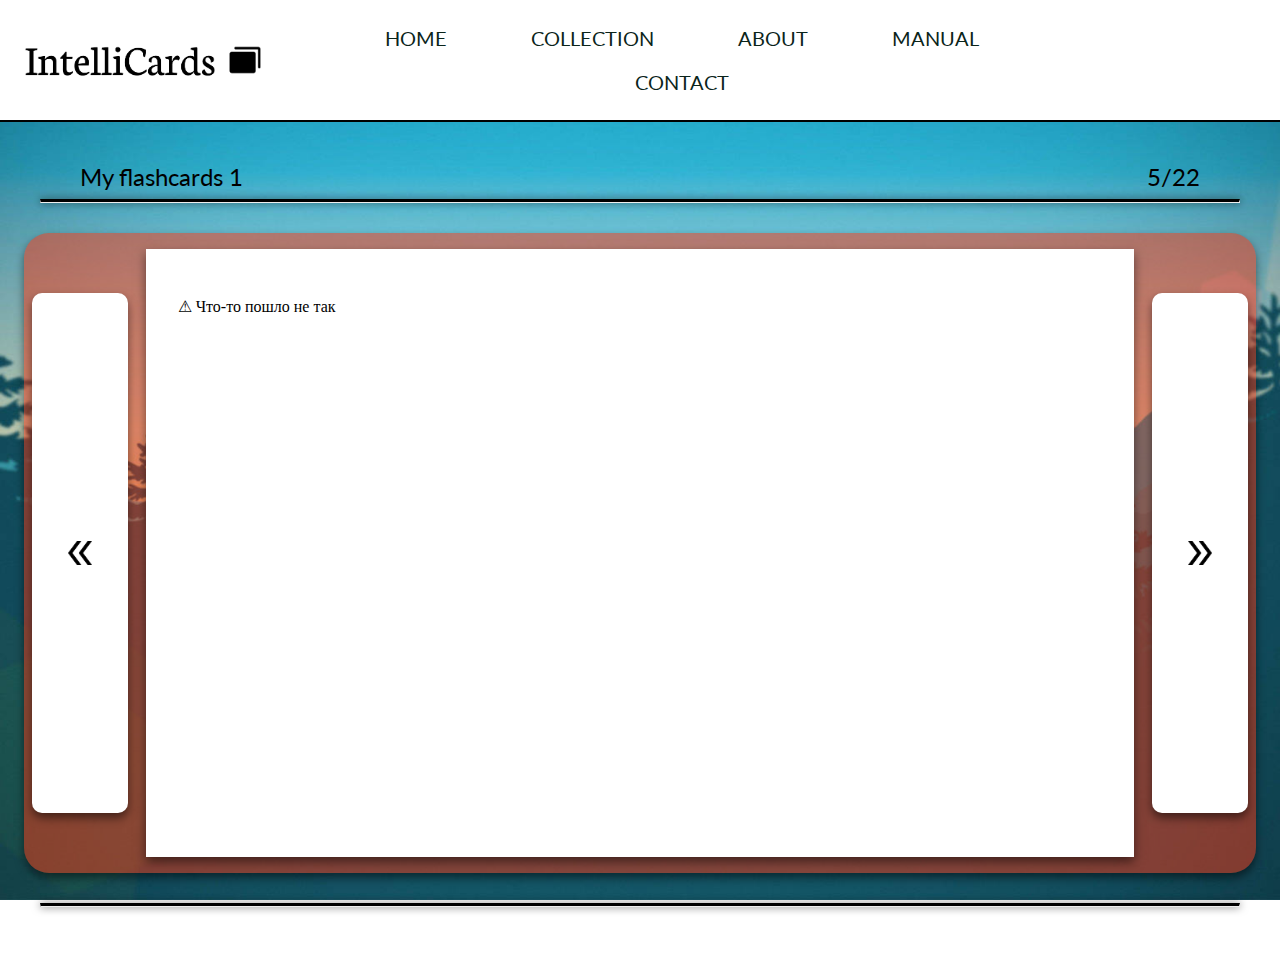
<file: index.html>
<!DOCTYPE html>
<html lang="en">
<head>
    <title>IntelliCards</title>
    <meta charset="utf-8">
    <meta name="keywords" content='flashcards, flash cards, флешкарточки, флеш-карточки, флеш карточки'>

    <link rel="stylesheet" href="./css/header.css">
    <link rel="stylesheet" href="css/body.css">
    <link rel="stylesheet" href="css/attributes-styles.css">
    <link rel="stylesheet" href="css/flashcard-styles.css">
    <link rel="stylesheet" media="screen and (max-width: 800px)" href="css/mobile-styles.css">
    <link rel="stylesheet" media="screen and (min-width: 801px) and (max-width: 1000px)"
          href="css/small-screen-styles.css">
    <link rel="stylesheet" media="screen and (min-width: 1000px) and (max-width: 1600px)"
          href="css/mid-screen-styles.css">

    <link rel="preconnect" href="https://fonts.googleapis.com">
    <link rel="preconnect" href="https://fonts.gstatic.com" crossorigin>
    <link href="https://fonts.googleapis.com/css2?family=Lato&display=swap" rel="stylesheet">
</head>
<body>
<header>
    <div class="top-bar-container">
        <nav>
            <img src="images/logo-l.png" class="logo">
            <ul class="header-list">
                <li class="list-item"><a href="./home.html">Home</a></li>
                <li class="list-item"><a href="./collection.html">Collection</a></li>
                <li class="list-item"><a href="./about.html">About</a></li>
                <li class="list-item"><a href="./manual.html">Manual</a></li>
                <li class="list-item"><a href="./contact.html">Contact</a></li>
            </ul>
            <a id="avatar" href="https://www.google.com"></a>
        </nav>
    </div>
</header>

<div class="header-placeholder"></div>
<main>

    <div id="flashcard-info">
        <div id="compilation-container">
            <div id="compilation">My flashcards 1</div>
        </div>
        <div id="counter-container">
            <div id="counter">5/22</div>
        </div>
    </div>
    <hr class="flashcard-line">

    <div class="container">
        <div id="flashcard-block">
            <div id="left-arrow-block" class="arrow-block"></div>
            <div id="flashcard">
                <div id="flashcard-text"></div>
                <div class="preloader" id="preloader"></div>
                <div id="error-message" style="display: none;">
                    <p>⚠ Что-то пошло не так</p>
                </div>
            </div>
            <div id="right-arrow-block" class="arrow-block" href="https://www.google.com"></div>
        </div>
    </div>
    <hr class="flashcard-line">
</main>

<script>
    // Получаем все элементы списка в переменную
    var headerListItems = document.querySelectorAll('.header-list .list-item a');

    // Функция для добавления класса 'highlight' при наведении
    function highlightMenuItem() {
        this.classList.add('highlight');
    }

    // Функция для удаления класса 'highlight' при уходе курсора
    function unhighlightMenuItem() {
        this.classList.remove('highlight');
    }

    // Добавляем обработчики событий для каждого элемента списка
    headerListItems.forEach(function (item) {
        item.addEventListener('mouseover', highlightMenuItem);
        item.addEventListener('mouseout', unhighlightMenuItem);
    });
</script>

<script>
    document.addEventListener('DOMContentLoaded', function () {
        var fetchCount = 0;
        var currentId = 1;
        var leftArrow = document.getElementById('left-arrow-block');
        var rightArrow = document.getElementById('right-arrow-block');

        function fetchAndUpdateText() {
            var flashcardText = document.getElementById('flashcard-text');
            var preloader = document.getElementById('preloader');
            var errorMessage = document.getElementById('error-message');

            // Определяем ID для запроса в зависимости от того, первый это запрос или второй
            if (fetchCount % 2 === 0) { // Для чётных обращений (включая первое)
                currentId = getRandomInt(100, 200); // ID от 100 до 199
            } else { // Для нечётных обращений
                currentId = getRandomInt(1, 100); // ID от 1 до 99
            }
            fetchCount++;

            // Скрываем текст и прелоадер, инициализируем отображение сообщения об ошибке как скрытое
            flashcardText.style.display = 'none';
            errorMessage.style.display = 'none';
            preloader.style.display = 'block';

            fetch('https://jsonplaceholder.typicode.com/comments/' + currentId)
                .then(function (response) {
                    if (!response.ok) {
                        throw new Error('Network response was not ok');
                    }
                    return response.json();
                })
                .then(function (data) {
                    flashcardText.innerHTML = '<p>' + data.body + '</p>';
                    // Показываем текст, скрываем прелоадер и сообщение об ошибке
                    flashcardText.style.display = 'block';
                    preloader.style.display = 'none';
                    errorMessage.style.display = 'none';
                })
                .catch(function (error) {
                    console.error('Error:', error);
                    // Скрываем прелоадер, текст и показываем сообщение об ошибке
                    preloader.style.display = 'none';
                    flashcardText.style.display = 'none';
                    errorMessage.style.display = 'block';
                });
        }

        function getRandomInt(min, max) {
            min = Math.ceil(min);
            max = Math.floor(max);
            return Math.floor(Math.random() * (max - min) + min);
        }

        // Обработчики для стрелок
        leftArrow.addEventListener('click', function () {
            fetchAndUpdateText(); // Запрашиваем текст при клике на левую стрелку
        });

        rightArrow.addEventListener('click', function () {
            fetchAndUpdateText(); // Запрашиваем текст при клике на правую стрелку
        });

        // Первоначальный запрос данных
        fetchAndUpdateText();
    });

</script>
</body>
</html>
</file>
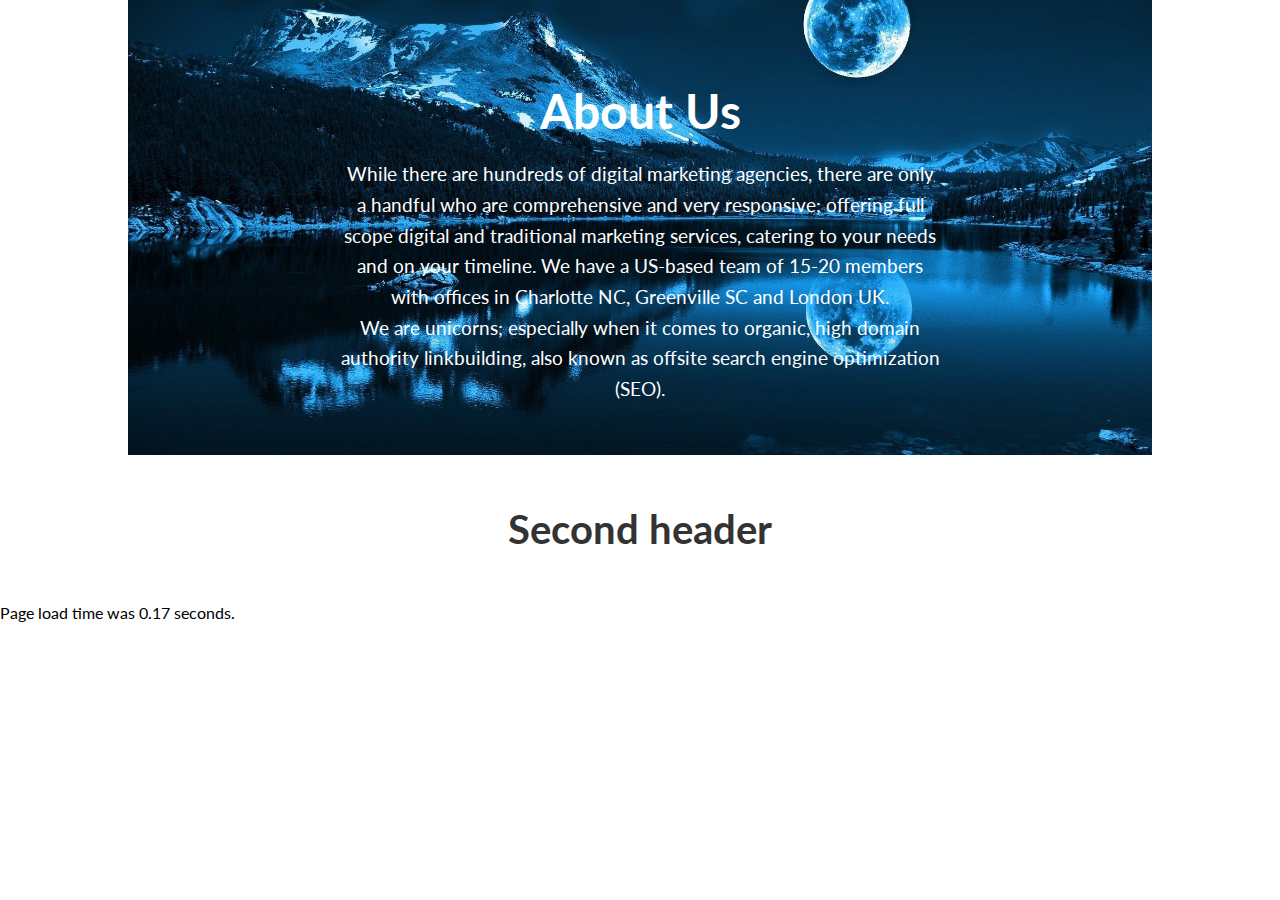
<file: about.html>
<!DOCTYPE html>
<html lang="en">
<head>
    <meta charset="UTF-8">
    <meta name="viewport" content="width=device-width, initial-scale=1.0">
    <title>About Us</title>
    <link href="https://fonts.googleapis.com/css2?family=Lato&display=swap" rel="stylesheet">
    <link rel="stylesheet" href="./css/about.css">
</head>
<body>

<div class="container">
    <main>
        <section class="about-section">
            <h1>About Us</h1>
            <p>While there are hundreds of digital marketing agencies, there are only a handful who are comprehensive and very responsive; offering full scope digital and traditional marketing services, catering to your needs and on your timeline. We have a US-based team of 15-20 members with offices in Charlotte NC, Greenville SC and London UK.</p>
            <p>We are unicorns; especially when it comes to organic, high domain authority linkbuilding, also known as offsite search engine optimization (SEO).</p>
        </section>

        <section class="industries-section">
            <h2>Second header</h2>
            <div class="industries-list">
            </div>
        </section>
    </main>

    <footer>
    </footer>
</div>
<footer>
    <p id="load-time-info"></p>
</footer>
<script>
    (function() {
        window.addEventListener('load', function() {
            var timing = window.performance.timing;
            var loadTime = (timing.loadEventEnd - timing.navigationStart) / 1000;

            if (timing.loadEventEnd > timing.navigationStart) {
                // Выводим информацию о времени загрузки, только если значение корректно
                document.getElementById('load-time-info').textContent = 'Page load time was ' + loadTime.toFixed(2) + ' seconds.';
            } else {
                // Если значение некорректно, можно попробовать повторить расчет через некоторое время
                setTimeout(function() {
                    var loadTimeRetry = (performance.timing.loadEventEnd - performance.timing.navigationStart) / 1000;
                    if (performance.timing.loadEventEnd > performance.timing.navigationStart) {
                        document.getElementById('load-time-info').textContent = 'Page load time was ' + loadTimeRetry.toFixed(2) + ' seconds.';
                    }
                }, 0); // setTimeout с нулевой задержкой позволит выполнить повторную проверку после завершения текущего цикла событий
            }
        });
    })();
</script>
</body>
</html>
</file>
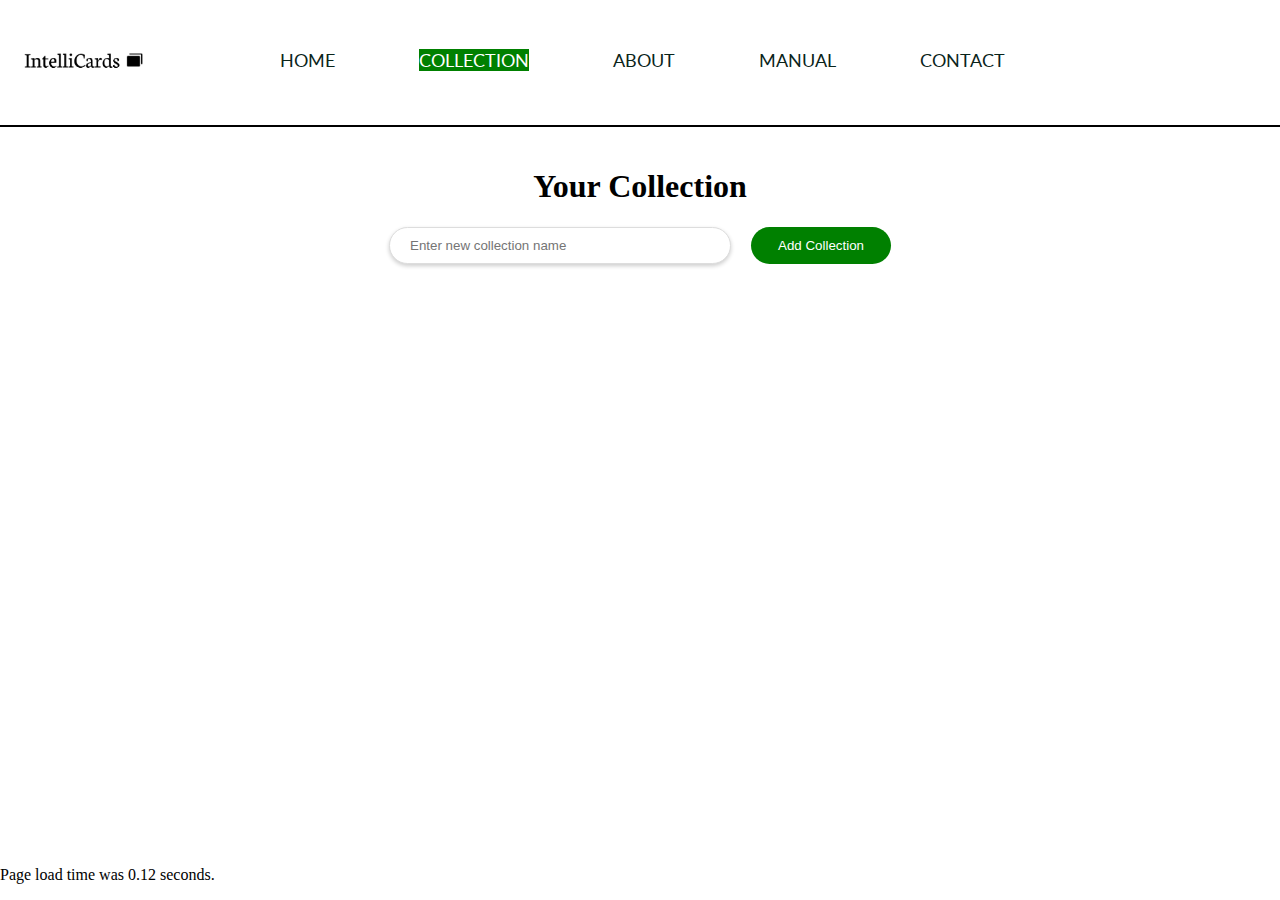
<file: collection.html>
<!DOCTYPE html>
<html lang="en">
<head>
    <meta charset="UTF-8">
    <meta name="viewport" content="width=device-width, initial-scale=1.0">
    <title>Collection</title>
    <link href="https://fonts.googleapis.com/css2?family=Lato&display=swap" rel="stylesheet">
    <link rel="stylesheet" href="./css/header.css">

    <link rel="stylesheet" href="css/collection.css">
</head>
<body>

<div class="container">
    <header>
        <div class="top-bar-container">
            <nav>
                <img src="images/logo-l.png" class="logo">
                <ul class="header-list">
                    <li class="list-item"><a href="./home.html">Home</a></li>
                    <li class="list-item"><a href="./collection.html">Collection</a></li>
                    <li class="list-item"><a href="./about.html">About</a></li>
                    <li class="list-item"><a href="./manual.html">Manual</a></li>
                    <li class="list-item"><a href="./contact.html">Contact</a></li>
                </ul>
                <a id="avatar" href="https://www.google.com"></a>
            </nav>
        </div>
    </header>

    <main>
        <section class="collection-list">
            <div class="search-header">
                <h1>Your Collection</h1>
            </div>
            <div class="add-collection-form">
                <input type="text" id="new-collection-name" placeholder="Enter new collection name" required>
                <button onclick="addCollection()">Add Collection</button>
            </div>
            <ul class="items-list">
            </ul>
        </section>
    </main>


</div>
<footer>
    <p id="load-time-info"></p>
</footer>
<script>
    (function () {
        window.addEventListener('load', function () {
            var timing = window.performance.timing;
            var loadTime = (timing.loadEventEnd - timing.navigationStart) / 1000;

            if (timing.loadEventEnd > timing.navigationStart) {
                // Выводим информацию о времени загрузки, только если значение корректно
                document.getElementById('load-time-info').textContent = 'Page load time was ' + loadTime.toFixed(2) + ' seconds.';
            } else {
                // Если значение некорректно, можно попробовать повторить расчет через некоторое время
                setTimeout(function () {
                    var loadTimeRetry = (performance.timing.loadEventEnd - performance.timing.navigationStart) / 1000;
                    if (performance.timing.loadEventEnd > performance.timing.navigationStart) {
                        document.getElementById('load-time-info').textContent = 'Page load time was ' + loadTimeRetry.toFixed(2) + ' seconds.';
                    }
                }, 0); // setTimeout с нулевой задержкой позволит выполнить повторную проверку после завершения текущего цикла событий
            }
        });
    })();
</script>
<script>
    document.addEventListener('DOMContentLoaded', function () {
        var headerListItems = document.querySelectorAll('.header-list .list-item a');
        var currentPath = window.location.pathname.split('/').pop(); // имя текущего файла

        headerListItems.forEach(function (item) {
            if (item.getAttribute('href').includes(currentPath)) {
                item.classList.add('active-menu-item');
            } else {
                item.classList.remove('active-menu-item');
            }
        });
    });
</script>
<script>
    function addCollection() {
        var collectionName = document.getElementById('new-collection-name').value;
        if (collectionName) {
            // Создаем новый элемент списка и добавляем его

            var deleteBtn = document.createElement('button');
            // deleteBtn.textContent = 'Delete';
            deleteBtn.className = 'delete-btn';
            // Добавление обработчика событий для кнопки
            deleteBtn.onclick = function (event) {
                deleteCollection(event);
            };

            var ul = document.querySelector('.items-list');
            var li = document.createElement('li');
            var div = document.createElement('div');
            div.className = 'collection-item';
            div.textContent = collectionName;
            li.appendChild(div);
            li.appendChild(deleteBtn);
            ul.appendChild(li);

            // Сохраняем в localStorage
            saveCollectionToLocalStorage(collectionName);

            // Очищаем поле ввода после добавления
            document.getElementById('new-collection-name').value = '';
        }
    }

    // Функция для сохранения названия коллекции в localStorage
    function saveCollectionToLocalStorage(collectionName) {
        // Получаем текущий массив коллекций или создаем новый, если он еще не существует
        var collections = JSON.parse(localStorage.getItem('collections')) || [];
        collections.push(collectionName);
        localStorage.setItem('collections', JSON.stringify(collections));
    }

    // Функция для загрузки сохраненных коллекций из localStorage при загрузке страницы
    function loadCollectionsFromLocalStorage() {
        var collections = JSON.parse(localStorage.getItem('collections')) || [];
        var ul = document.querySelector('.items-list');
        collections.forEach(function (collectionName) {
            var li = document.createElement('li');
            var div = document.createElement('div');
            var deleteBtn = document.createElement('button');
            // deleteBtn.textContent = 'Delete';
            deleteBtn.className = 'delete-btn';
            deleteBtn.onclick = function (event) {
                deleteCollection(event);
            };
            div.className = 'collection-item';
            div.textContent = collectionName;
            li.appendChild(div);
            li.appendChild(deleteBtn);
            ul.appendChild(li);
        });
    }

    // Вызываем функцию загрузки коллекций при полной загрузке DOM
    document.addEventListener('DOMContentLoaded', function () {
        loadCollectionsFromLocalStorage();
    });

    function deleteCollection(event) {
        // Получаем родительский элемент списка (li)
        var li = event.target.parentElement;
        var collectionName = li.querySelector('.collection-item').textContent;

        // Удаляем этот элемент из DOM
        li.remove();

        // Удаляем элемент из массива в localStorage
        var collections = JSON.parse(localStorage.getItem('collections')) || [];
        var collectionIndex = collections.indexOf(collectionName);
        if (collectionIndex !== -1) {
            collections.splice(collectionIndex, 1);
            localStorage.setItem('collections', JSON.stringify(collections));
        }
    }

    // Привязываем событие клика к кнопкам удаления
    document.addEventListener('click', function (event) {
        if (event.target.className === 'delete-btn') {
            deleteCollection(event);
        }
    });


</script>


</body>
</html>
</file>
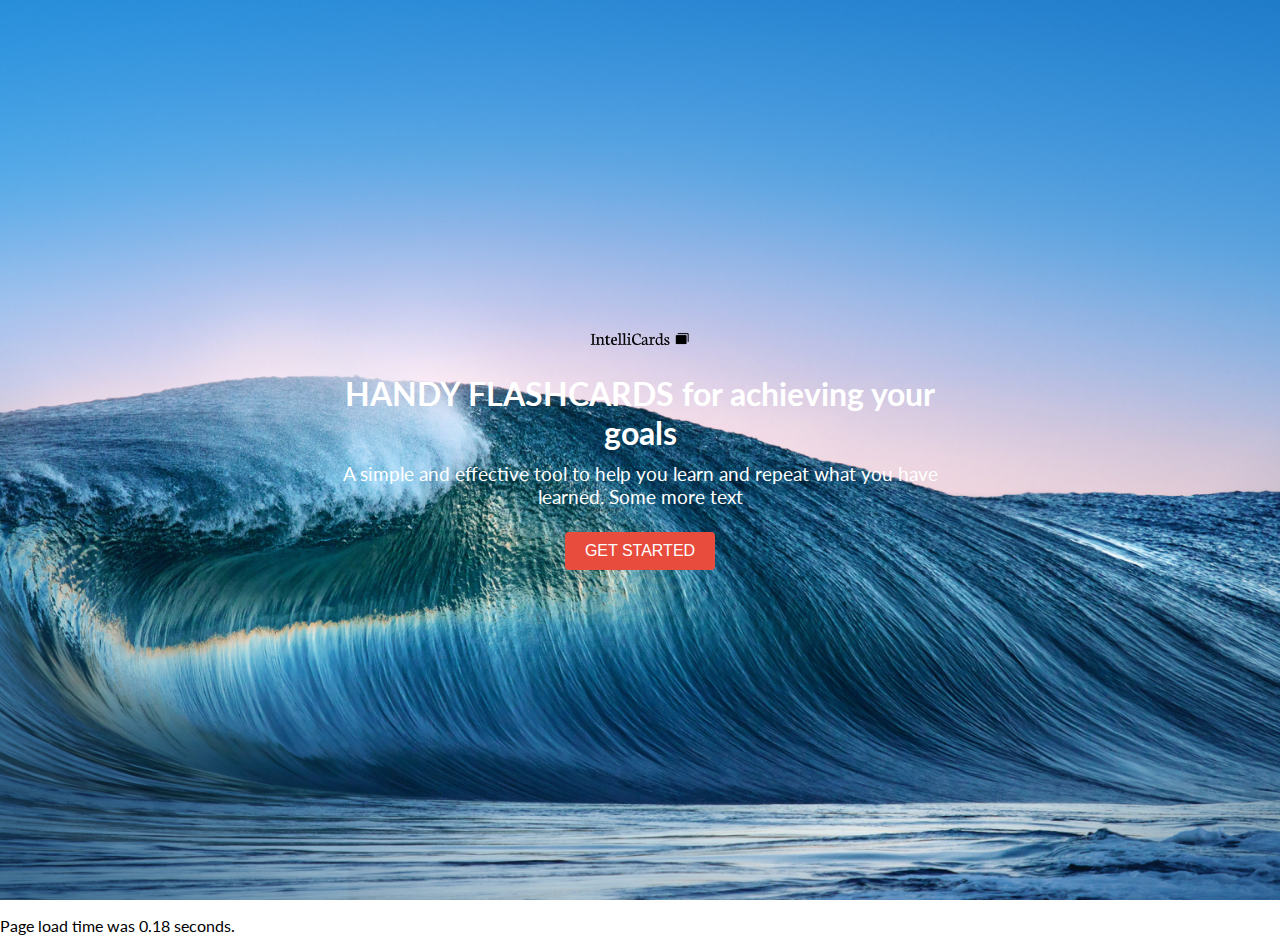
<file: contact.html>
<!DOCTYPE html>
<html lang="en">
<head>
    <meta charset="UTF-8">
    <meta name="viewport" content="width=device-width, initial-scale=1.0">
    <title>IntelliCards | Contact</title>
    <link href="https://fonts.googleapis.com/css2?family=Lato&display=swap" rel="stylesheet">
    <link rel="stylesheet" href="css/home.css">
    <!-- Добавьте ссылки на другие CSS-файлы, необходимые для стилизации -->
    <style>
        body, html {
            height: 100%;
            margin: 0;
        }

        .bg {
            background-image: url('images/home-background.jpg');
            height: 100%;
            background-position: center;
            background-repeat: no-repeat;
            background-size: cover;
            position: relative;
            font-family: 'Lato', sans-serif;
        }

        .content {
            position: absolute;
            top: 50%;
            left: 50%;
            transform: translate(-50%, -50%);
            text-align: center;
            color: white;
        }

        .logo {
            margin-bottom: 20px;
        }

        .title {
            font-size: 2em;
            margin-bottom: 10px;
        }

        .description {
            margin-bottom: 20px;
        }

        .start-button {
            background-color: #e74c3c;
            color: white;
            border: none;
            padding: 10px 20px;
            text-align: center;
            display: inline-block;
            margin: 4px 2px;
            cursor: pointer;
            border-radius: 4px;
        }
    </style>
</head>
<body>

<div class="bg">
    <div class="content">
        <img src="images/logo-l.png" alt="IntelliCards Logo" class="logo">
        <div class="title">HANDY FLASHCARDS for achieving your goals</div>
        <div class="description">A simple and effective tool to help you learn and repeat what you have learned. Some more text</div>
        <button class="start-button">GET STARTED</button>
    </div>
</div>
<footer>
    <p id="load-time-info"></p>
</footer>
<script>
    (function() {
        window.addEventListener('load', function() {
            var timing = window.performance.timing;
            var loadTime = (timing.loadEventEnd - timing.navigationStart) / 1000;

            if (timing.loadEventEnd > timing.navigationStart) {
                // Выводим информацию о времени загрузки, только если значение корректно
                document.getElementById('load-time-info').textContent = 'Page load time was ' + loadTime.toFixed(2) + ' seconds.';
            } else {
                // Если значение некорректно, можно попробовать повторить расчет через некоторое время
                setTimeout(function() {
                    var loadTimeRetry = (performance.timing.loadEventEnd - performance.timing.navigationStart) / 1000;
                    if (performance.timing.loadEventEnd > performance.timing.navigationStart) {
                        document.getElementById('load-time-info').textContent = 'Page load time was ' + loadTimeRetry.toFixed(2) + ' seconds.';
                    }
                }, 0); // setTimeout с нулевой задержкой позволит выполнить повторную проверку после завершения текущего цикла событий
            }
        });
    })();
</script>

</body>
</html>
</file>
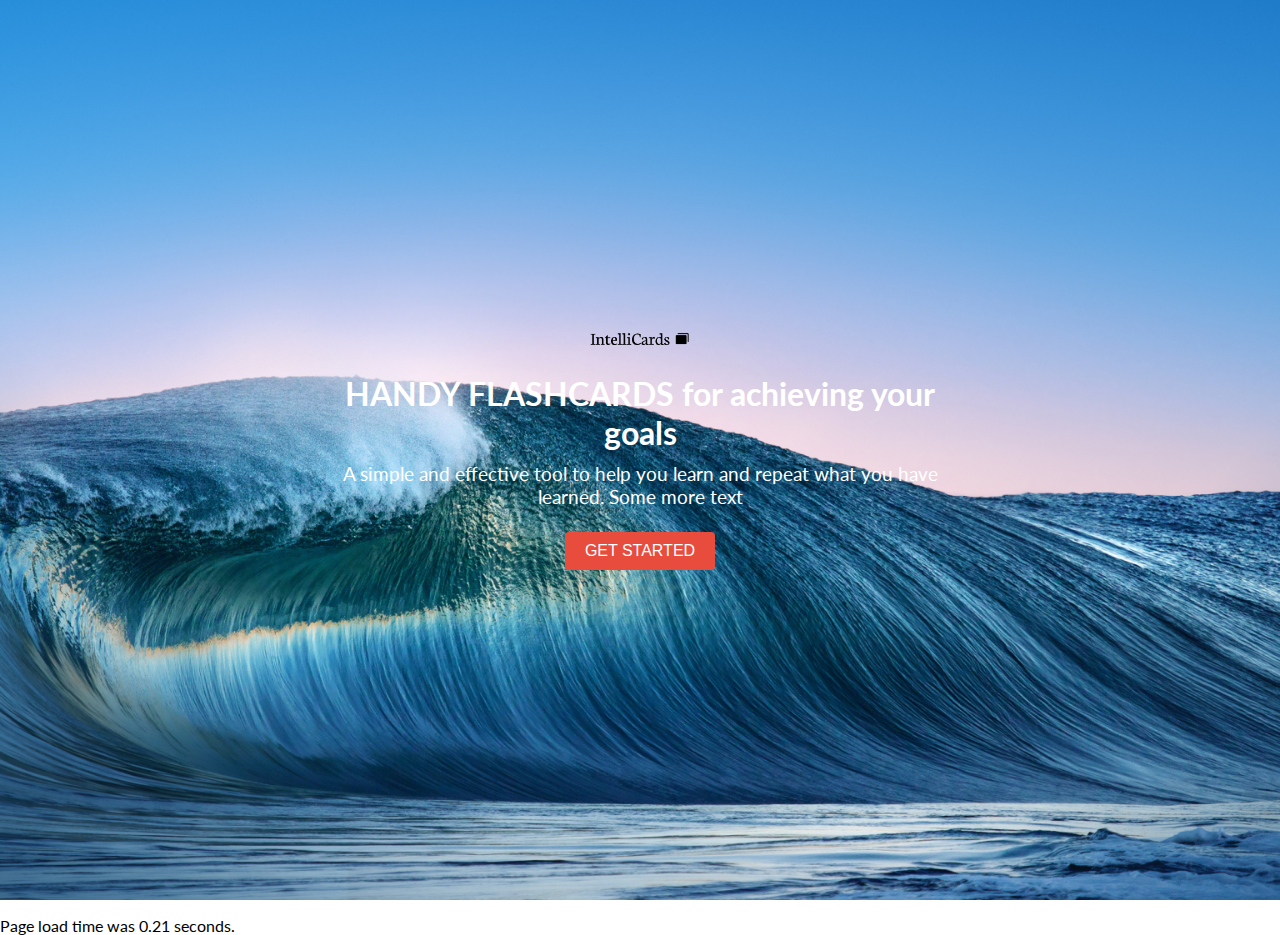
<file: home.html>
<!DOCTYPE html>
<html lang="en">
<head>
    <meta charset="UTF-8">
    <meta name="viewport" content="width=device-width, initial-scale=1.0">
    <title>IntelliCards | Home</title>
    <link href="https://fonts.googleapis.com/css2?family=Lato&display=swap" rel="stylesheet">
    <link rel="stylesheet" href="css/home.css">
    <!-- Добавьте ссылки на другие CSS-файлы, необходимые для стилизации -->
    <style>
        body, html {
            height: 100%;
            margin: 0;
        }

        .bg {
            /* Используйте правильный путь к вашему фоновому изображению */
            background-image: url('images/home-background.jpg');
            height: 100%;
            background-position: center;
            background-repeat: no-repeat;
            background-size: cover;
            position: relative;
            font-family: 'Lato', sans-serif;
        }

        .content {
            position: absolute;
            top: 50%;
            left: 50%;
            transform: translate(-50%, -50%);
            text-align: center;
            color: white;
        }

        .logo {
            margin-bottom: 20px;
        }

        .title {
            font-size: 2em;
            margin-bottom: 10px;
        }

        .description {
            margin-bottom: 20px;
        }

        .start-button {
            background-color: #e74c3c;
            color: white;
            border: none;
            padding: 10px 20px;
            text-align: center;
            display: inline-block;
            margin: 4px 2px;
            cursor: pointer;
            border-radius: 4px;
        }
    </style>
</head>
<body>

<div class="bg">
    <div class="content">
        <img src="images/logo-l.png" alt="IntelliCards Logo" class="logo">
        <div class="title">HANDY FLASHCARDS for achieving your goals</div>
        <div class="description">A simple and effective tool to help you learn and repeat what you have learned. Some more text</div>
        <button class="start-button">GET STARTED</button>
    </div>
</div>
<footer>
    <p id="load-time-info"></p>
</footer>
<script>
    (function() {
        window.addEventListener('load', function() {
            var timing = window.performance.timing;
            var loadTime = (timing.loadEventEnd - timing.navigationStart) / 1000;

            if (timing.loadEventEnd > timing.navigationStart) {
                // Выводим информацию о времени загрузки, только если значение корректно
                document.getElementById('load-time-info').textContent = 'Page load time was ' + loadTime.toFixed(2) + ' seconds.';
            } else {
                // Если значение некорректно, можно попробовать повторить расчет через некоторое время
                setTimeout(function() {
                    var loadTimeRetry = (performance.timing.loadEventEnd - performance.timing.navigationStart) / 1000;
                    if (performance.timing.loadEventEnd > performance.timing.navigationStart) {
                        document.getElementById('load-time-info').textContent = 'Page load time was ' + loadTimeRetry.toFixed(2) + ' seconds.';
                    }
                }, 0); // setTimeout с нулевой задержкой позволит выполнить повторную проверку после завершения текущего цикла событий
            }
        });
    })();
</script>

</body>
</html>
</file>
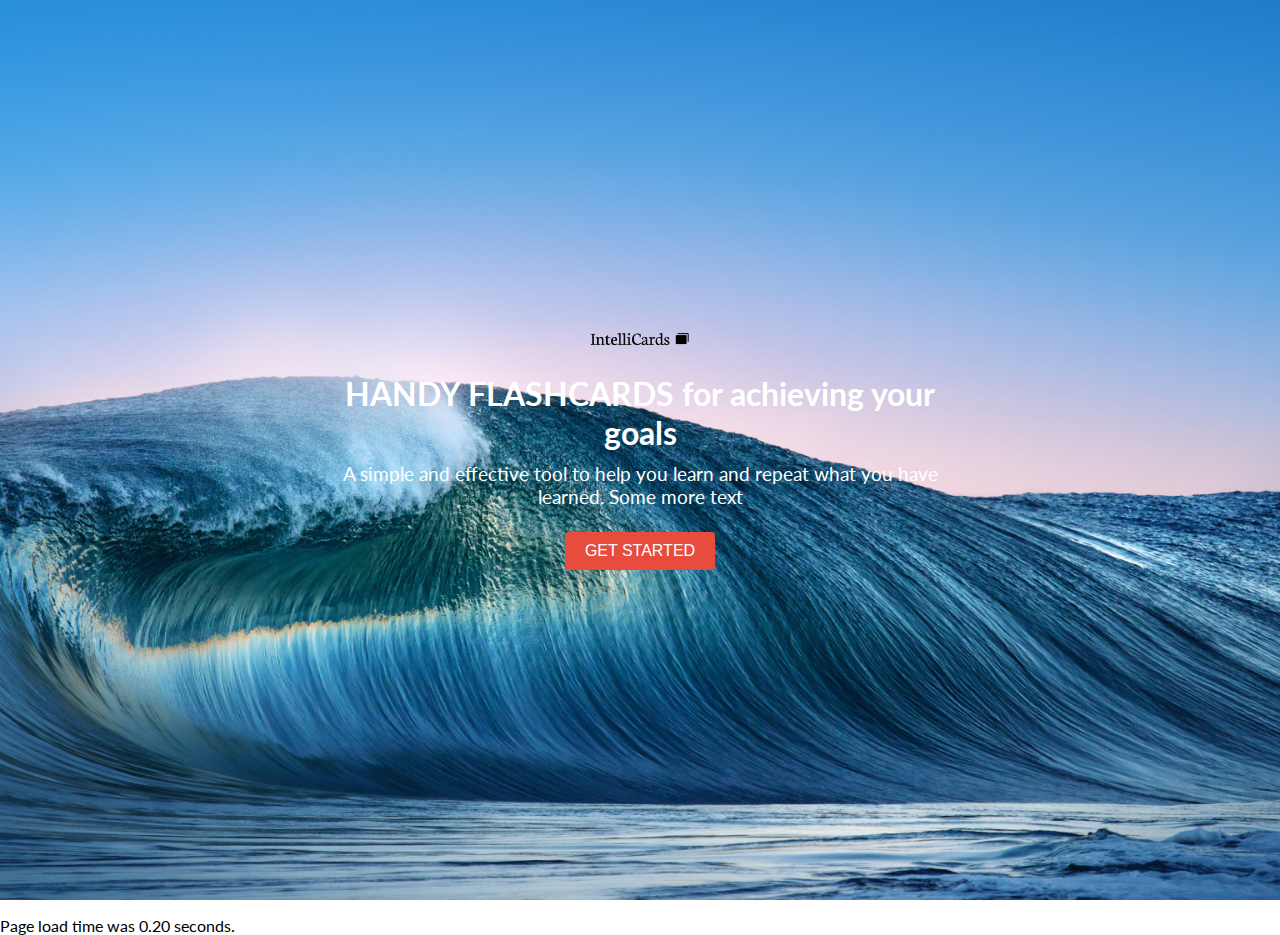
<file: manual.html>
<!DOCTYPE html>
<html lang="en">
<head>
    <meta charset="UTF-8">
    <meta name="viewport" content="width=device-width, initial-scale=1.0">
    <title>IntelliCards | Manual</title>
    <link href="https://fonts.googleapis.com/css2?family=Lato&display=swap" rel="stylesheet">
    <link rel="stylesheet" href="css/home.css">
    <!-- Добавьте ссылки на другие CSS-файлы, необходимые для стилизации -->
    <style>
        body, html {
            height: 100%;
            margin: 0;
        }

        .bg {
            /* Используйте правильный путь к вашему фоновому изображению */
            background-image: url('images/home-background.jpg');
            height: 100%;
            background-position: center;
            background-repeat: no-repeat;
            background-size: cover;
            position: relative;
            font-family: 'Lato', sans-serif;
        }

        .content {
            position: absolute;
            top: 50%;
            left: 50%;
            transform: translate(-50%, -50%);
            text-align: center;
            color: white;
        }

        .logo {
            margin-bottom: 20px;
        }

        .title {
            font-size: 2em;
            margin-bottom: 10px;
        }

        .description {
            margin-bottom: 20px;
        }

        .start-button {
            background-color: #e74c3c;
            color: white;
            border: none;
            padding: 10px 20px;
            text-align: center;
            display: inline-block;
            margin: 4px 2px;
            cursor: pointer;
            border-radius: 4px;
        }
    </style>
</head>
<body>

<div class="bg">
    <div class="content">
        <img src="images/logo-l.png" alt="IntelliCards Logo" class="logo">
        <div class="title">HANDY FLASHCARDS for achieving your goals</div>
        <div class="description">A simple and effective tool to help you learn and repeat what you have learned. Some more text</div>
        <button class="start-button">GET STARTED</button>
    </div>
</div>
<footer>
    <p id="load-time-info"></p>
</footer>
<script>
    (function() {
        window.addEventListener('load', function() {
            var timing = window.performance.timing;
            var loadTime = (timing.loadEventEnd - timing.navigationStart) / 1000;

            if (timing.loadEventEnd > timing.navigationStart) {
                // Выводим информацию о времени загрузки, только если значение корректно
                document.getElementById('load-time-info').textContent = 'Page load time was ' + loadTime.toFixed(2) + ' seconds.';
            } else {
                // Если значение некорректно, можно попробовать повторить расчет через некоторое время
                setTimeout(function() {
                    var loadTimeRetry = (performance.timing.loadEventEnd - performance.timing.navigationStart) / 1000;
                    if (performance.timing.loadEventEnd > performance.timing.navigationStart) {
                        document.getElementById('load-time-info').textContent = 'Page load time was ' + loadTimeRetry.toFixed(2) + ' seconds.';
                    }
                }, 0); // setTimeout с нулевой задержкой позволит выполнить повторную проверку после завершения текущего цикла событий
            }
        });
    })();
</script>

</body>
</html>
</file>
<file: css/header.css>
header {
    background: #FFFFFF;
    width: 100%;
    border-bottom: 2px solid #000000;
    padding-bottom: 5px;
}

.top-bar-container nav {
    display: flex;
    justify-content: space-between;
    align-items: center;
    padding-right: 80px;
}

.top-bar-container .logo {
    margin-left: 2%;
    width: 10%;
    height: auto; /* Это позволяет сохранить пропорции изображения */
}

nav ul li {
    list-style: none;
    display: inline-block;
    padding: 10px 20px;
    font-family: 'Lato', sans-serif;
}

nav ul li a {
    color: #0A241A;
    text-decoration: none;
    text-transform: uppercase;
}

.header-list .list-item {
    margin: 0 20px;
    font-size: large;
    font-family: 'Lato', sans-serif;
}

#avatar {
    background-image: url('https://i.stack.imgur.com/Dj7eP.jpg');
    width: 100px;
    height: 100px;
    margin-top: 10px;
    margin-bottom: 10px;
    background-size: cover;
    background-position: top center;
    border-radius: 50%;
}

.highlight {
    background-color: #c0392b; /* Цвет фона для выделения */
    /*background-color: #f0f0f0; !* Цвет фона для выделения *!*/
    color: green; /* Цвет текста для выделения */
    border-radius: 5px; /* Скругление углов для выделения */
}
</file>
<file: css/body.css>
* {
    box-sizing: border-box; /* Prevent padding (and borders) from adding to width/height */
}

html, body {
    margin: 0px; /* Remove browser default margins */
    padding: 0px; /* Remove browser default padding */
}
html {
    height: 100%; /* Helps min-height work properly on body */
}
.separator {
    margin-top: 100px;
    overflow: hidden;
    height: 20px;
}

.separator:after {
    content: '';
    display: block;
    width: 90%;
    height: 30px;
    margin: -30px auto 0;
    border-radius: 120px / 10px;
    box-shadow: 0px 0px 8px rgba(0, 0, 0, .6);
}

body {
    position: relative; /* Assist "position: absolute" below */
    padding-bottom: 60px; /* Must match footer height; make up for footer being removed from the document flow */
    min-height: 100%; /* Force body to be at least the size of the screen */
    background: #ECECEC; /* Backup color */
    background: url("../images/flashcards-background.jpg") no-repeat center center fixed;
    -webkit-background-size: cover;
    -moz-background-size: cover;
    -o-background-size: cover;
    background-size: cover;
}
</file>
<file: css/attributes-styles.css>
.flashcard-line {
    border-top: 3px solid #000000;
    margin-left: 200px;
    margin-right: 200px;
    box-shadow: 0 0 8px rgba(0, 0, 0, .6);
}

.flashcard-line:last-of-type {
    margin-top: 30px;
}

.flashcard-line:first-of-type {
    margin-bottom: 30px;
}

#flashcard-info {
    display: flex;
    justify-content: space-between;
    align-items: center;
    margin-left: 280px;
    margin-right: 280px;
    margin-top: 80px;
    font-size: x-large;
    font-family: 'Lato', sans-serif;
}
</file>
<file: css/flashcard-styles.css>
.container {
    display: flex;
    justify-content: safe center;;
    align-items: center;
}

#flashcard-block {
    display: flex;
    justify-content: safe center;;
    align-items: center;
    gap: 30px;
    background: rgba(245, 53, 17, 0.5);
    width: 1512px;
    height: 640px;
    border-radius: 25px;
    box-shadow: 0 5px 10px 0 rgba(0, 0, 0, 0.5)
}

.arrow-block {
    width: 120px;
    height: 400px;
    background: rgba(255, 255, 255);
    border-radius: 10px;
    box-shadow: 0 5px 10px 0 rgba(0, 0, 0, 0.5)
}

#flashcard {
    display: flex;
    justify-content: safe center;
    align-items: center;
    width: 940px;
    height: 540px;
    background-color: #FFFFFF;
    box-shadow: 0 5px 10px 0 rgba(0, 0, 0, 0.5)
}

#flashcard-text {
    display: flex;
    justify-content: flex-start;
    align-items: flex-start;
    width: 100%;
    height: 100%;
    text-align: center;
    flex-direction: column;
    overflow: auto;
    padding: 20px;
    font-size: xx-large;
    font-family: 'Lato', sans-serif;
}

#left-arrow-block {
    background-image: url("../images/left-arrow.png");
    background-repeat: no-repeat;
    background-position: center;
    background-size: 60px;
}

#right-arrow-block {
    background-image: url("../images/right-arrow.png");
    background-repeat: no-repeat;
    background-position: center;
    background-size: 60px;
}

@keyframes spin {
    0% { transform: rotate(0deg); }
    100% { transform: rotate(360deg); }
}

.preloader {
    border: 5px solid #f3f3f3;
    border-top: 5px solid #3498db;
    border-radius: 50%;
    width: 50px;
    height: 50px;
    animation: spin 1s linear infinite;
    position: absolute;
}
</file>
<file: css/mobile-styles.css>
@media only screen and (max-width: 800px) {

    header {
        position: fixed;
        top: 0;
        left: 0;
        right: 0;
        height: 25vh;
        z-index: 1000;
        overflow-y: auto;
    }

    .header-placeholder {
        height: 30vh; /* Меняйте это значение в соответствии с высотой вашего header */
    }

    .flashcard-line {
        margin-left: 1.25rem; /* 20px */
        margin-right: 1.25rem; /* 20px */
    }

    #flashcard-info {
        flex-direction: column;
        align-items: flex-start;
        margin-left: 1.25rem; /* 20px */
        margin-right: 1.25rem; /* 20px */
        margin-top: 1.25rem; /* 20px */
        font-size: large;
    }

    .container {
        padding: 0 1.25rem; /* 20px */
    }

    #flashcard-block {
        flex-direction: row;
        gap: 0.625rem; /* 10px */
        width: 100%;
        min-height: 18.75rem; /* 300px */
        padding: 1.25rem 0; /* 20px */
    }

    .arrow-block {
        width: 3.125rem; /* 50px */
        height: calc(100% - 7.5rem); /* 120px */
        border-radius: 0.625rem;
    }

    #flashcard {
        width: calc(100% - 7.5rem); /* 120px */
        height: calc(100% - 2.5rem); /* 40px */
        min-height: 12.5rem; /* 200px */
    }

    #flashcard-text {
        display: flex;
        justify-content: flex-start; /* Изменено здесь */
        align-items: flex-start; /* Изменено здесь */
        width: 100%;
        height: 100%;
        text-align: center;
        flex-direction: column;
        overflow: auto;
        padding: 20px;
        font-size: xx-large;
        font-family: 'Lato', sans-serif;
    }

    #left-arrow-block, #right-arrow-block {
        background-size: 1.875rem; /* 30px */
        margin: 0 0.25rem;  /* Применил стили к обоим блокам стрелок */
    }

    header {
        padding-bottom: 0;
    }

    .top-bar-container nav {
        flex-direction: column;
        padding-right: 0;
    }

    .top-bar-container .logo {
        margin-left: 1.25rem; /* 20px */
        width: 20%;
        height: 20%;
    }

    nav ul {
        padding: 0;
        text-align: center;
    }

    nav ul li {
        padding: 0.3125rem 0.625rem; /* 5px 10px */
    }
    

    #avatar {
        width: 3.125rem; /* 50px */
        height: 3.125rem; /* 50px */
        margin-top: 0.3125rem; /* 5px */
        margin-bottom: 0.3125rem; /* 5px */
    }
}
</file>
<file: css/small-screen-styles.css>
@media only screen and (min-width: 801px) and (max-width: 1000px) {
    .flashcard-line {
        margin-left: 2.5rem;
        margin-right: 2.5rem;
    }

    #flashcard-info {
        flex-direction: row;
        align-items: center;
        margin-left: 5rem;
        margin-right: 5rem;
        margin-top: 2.5rem;
        font-size: 1.5rem;
    }

    .container {
        padding: 0 1.5rem;
    }

    #flashcard-block {
        display: flex;
        flex-direction: row;
        gap: 0.625rem;
        width: 100%;
        min-height: 25rem;
    }

    .arrow-block {
        width: 8%; /* Уменьшим ширину arrow-block */
        height: calc(100% - 7.5rem);
        border-radius: 0.625rem;
    }

    #flashcard {
        width: calc(84% - 1rem); /* Увеличим ширину flashcard */
        height: calc(100% - 2rem);
        display: flex;
        align-items: center;
        justify-content: center;
    }


    #flashcard div {
        width: calc(100% - 2rem);
        height: calc(100% - 2rem);
        padding: 1rem;
    }

    #flashcard-text {
        display: flex;
        justify-content: flex-start;
        align-items: flex-start;
        width: 100%;
        height: 100%;
        text-align: center;
        flex-direction: column;
        overflow: auto;
        padding: 20px;
        font-size: xx-large;
        font-family: 'Lato', sans-serif;
    }

    #left-arrow-block, #right-arrow-block {
        background-size: 1.75rem;
        margin: 0 0.5rem; /* Применил стили к обоим блокам стрелок */
    }

    header {
        padding-bottom: 0;
    }

    .top-bar-container nav {
        flex-direction: row;
        padding-right: 5rem;
    }

    .top-bar-container .logo {
        width: 15%; /* или любой другой процент, который вы считаете оптимальным для данного диапазона */
    }

    nav ul {
        padding: 0;
        text-align: center;
    }

    nav ul li {
        padding: 0.625rem 1.25rem;
    }

    .header-list .list-item {
        font-size: 1.25rem;
    }

    #avatar {
        width: 6.25rem;
        height: 6.25rem; /* Явное задание одинаковой ширины и высоты для сохранения круглой формы */
        min-width: 6.25rem;
        max-width: 6.25rem;
        min-height: 6.25rem;
        max-height: 6.25rem; /* Применение min и max для предотвращения изменений размеров */
    }
}
</file>
<file: css/mid-screen-styles.css>
@media only screen and (min-width: 600px) and (max-width: 2560px) {
    .flashcard-line {
        margin-left: 2.5rem;
        margin-right: 2.5rem;
    }

    #flashcard-info {
        flex-direction: row;
        align-items: center;
        margin-left: 5rem;
        margin-right: 5rem;
        margin-top: 2.5rem;
        font-size: 1.5rem;
    }

    .container {
        padding: 0 1.5rem;
    }

    #flashcard-block {
        display: flex;
        flex-direction: row;
        gap: 0.625rem;
        width: 100%;
        min-height: 25rem;
    }

    .arrow-block {
        width: 8%; /* Уменьшим ширину arrow-block */
        height: calc(100% - 7.5rem);
        border-radius: 0.625rem;
    }

    #flashcard {
        width: calc(84% - 1rem); /* Увеличим ширину flashcard */
        height: calc(100% - 2rem);
        display: flex;
        align-items: center;
        justify-content: center;
    }


    #flashcard div {
        width: calc(100% - 2rem);
        height: calc(100% - 2rem);
        padding: 1rem;
    }

    #flashcard-text {
        display: flex;
        justify-content: flex-start;
        align-items: flex-start;
        width: 100%;
        height: 100%;
        text-align: center;
        flex-direction: column;
        overflow: auto;
        padding: 20px;
        font-size: xx-large;
        font-family: 'Lato', sans-serif;
    }

    #left-arrow-block, #right-arrow-block {
        background-size: 1.5rem;
        margin: 0 0.5rem; /* Применил стили к обоим блокам стрелок */
    }

    header {
        padding-bottom: 0;
    }

    .top-bar-container nav {
        flex-direction: row;
        padding-right: 5rem;
    }

    .top-bar-container .logo {
        width: 20%; /* или любой другой процент, который вы считаете оптимальным для данного диапазона */
    }

    nav ul {
        padding: 0;
        text-align: center;
    }

    nav ul li {
        padding: 0.625rem 1.25rem;
    }

    .header-list .list-item {
        font-size: 1.25rem;
    }

    #avatar {
        width: 6.25rem;
        height: 6.25rem; /* Явное задание одинаковой ширины и высоты для сохранения круглой формы */
        min-width: 6.25rem;
        max-width: 6.25rem;
        min-height: 6.25rem;
        max-height: 6.25rem; /* Применение min и max для предотвращения изменений размеров */
    }
}
</file>
<file: css/about.css>
body, html {
    font-family: 'Lato', sans-serif;
    margin: 0;
    padding: 0;
}

.container {
    width: 80%;
    margin: auto;
}


.about-section {
    background: url('../images/about.jpg') no-repeat center center;
    background-size: cover;
    color: white;
    padding: 50px 0;
    text-align: center;
}

.about-section h1 {
    font-size: 3rem;
    margin-bottom: 20px;
}

.about-section p {
    font-size: 1.2rem;
    line-height: 1.6;
    max-width: 600px;
    margin: auto;
}

.industries-section {
    margin: 50px 0;
}

.industries-section h2 {
    font-size: 2.5rem;
    color: #333;
    text-align: center;
}
</file>
<file: css/collection.css>
html {
    height: 100%;
}

body {
    display: flex;
    flex-direction: column;
    min-height: 100vh;
    margin: 0;
}

.container {
    flex: 1;
}

footer {
    margin-top: auto;
}

.collection-list {
    margin-top: 20px;
}

.items-list {
    list-style: none;
    padding: 0;
}

.items-list li {
    background: #fff;
    border: 1px solid #ddd;
    margin-bottom: 8px;
    padding: 10px 15px;
    display: flex;
    justify-content: space-between;
    align-items: center;
}

.collection-item {
    font-size: 1.2em;
}

.active-menu-item {
    background-color: green;
    color: white;
}

.add-collection-form {
    display: flex;
    margin-bottom: 20px;
}

.add-collection-form input[type="text"] {
    flex: 1;
    padding: 10px;
    margin-right: 8px;
    border: 1px solid #ddd;
    max-width: 300px;
}

.add-collection-form button {
    padding: 10px 15px;
    background-color: green;
    color: white;
    border: none;
    cursor: pointer;
}

.add-collection-form button:hover {
    background-color: darkgreen;
}

.search-header, .add-collection-form {
    display: flex;
    justify-content: center;
    padding: 0 5%;
}


.add-collection-form {
    display: flex;
    justify-content: center; /* Центрируем форму */
    margin-bottom: 20px;
}

.add-collection-form input[type="text"] {
    flex-grow: 1;
    margin-right: 20px;
}

.add-collection-form button {
    flex: 0 1 auto;
    padding: 10px 20px;
}


.items-list {
    padding: 0 5%;
}

.items-list li {
    justify-content: space-between;
    padding-top: 10px;
    padding-left: 30px;
    padding-right: 30px;
}

.add-collection-form input[type="text"] {
    border: 1px solid #ddd;
    padding: 10px 20px;
    margin-right: 20px; /* Отступ между полем ввода и кнопкой */
    border-radius: 20px; /* Скругление углов, как у Google */
    box-shadow: 0 2px 4px rgba(0, 0, 0, 0.2); /* Тень для добавления глубины */
    flex: none; /* Отключаем flex-grow для точного контроля размеров */
    width: calc(100% - 160px);
}

.add-collection-form button {
    border-radius: 20px; /* Скругление углов */
    flex: none; /* Отключаем flex-grow */
    width: 140px; /* Задаем фиксированную ширину кнопки */
}

/* v2 */

/* Стили для элементов списка */
.collection-item-wrapper {
    display: flex;
    align-items: center;
    justify-content: space-between;
    margin-bottom: 8px;
    padding: 10px;
    background: #fff;
    border: 1px solid #ddd;
}

/* Стили для меню опций */
.options-menu {
    display: none; /* Скрыто по умолчанию */
    padding: 10px;
    background: #f9f9f9;
    border: 1px solid #ddd;
    margin-top: 5px;
}

/* Стиль для отображения меню опций */
.visible {
    display: block;
}

/* Кнопки рядом с элементом списка */
.collection-item-wrapper button {
    margin-left: 10px;
}

/* v3 */


.delete-btn {
    padding: 10px 15px;
    background-color: red;
    background: url('../images/trash-icon.png') no-repeat center center;
    background-size: 40px 40px; /* Задайте желаемые размеры иконки */
    color: white;
    border: none;
    cursor: pointer;
    border-radius: 100%;
    font-size: 16px;
    line-height: 1;
    text-align: center; /* Гарантирует, что текст будет отцентрован, если он есть */
}

.delete-btn {
    height: 40px; /* Высота кнопки */
    width: 40px; /* Ширина кнопки */
    display: flex;
    justify-content: center;
    align-items: center;
}

.delete-btn:hover {
    background-color: black;
}

.delete-btn-text {
    display: inline-block;
    margin-left: 5px;
}

.delete-btn-icon {
    font-size: 1.2em;
}
</file>
<file: css/home.css>
/* Основные стили для тела документа и фона */
body, html {
    height: 100%;
    margin: 0;
    font-family: 'Lato', sans-serif; /* Подключение шрифта Lato, если он используется */
}

.bg {
    background-image: url('../images/your-background-image.jpg'); /* Путь к вашему фоновому изображению */
    background-size: cover;
    background-position: center;
    background-repeat: no-repeat;
    height: 100vh; /* Высота на весь экран */
}

/* Стилизация и позиционирование основного контента */
.content {
    position: absolute;
    top: 50%;
    left: 50%;
    transform: translate(-50%, -50%);
    text-align: center;
    color: white;
}

/* Стили для логотипа, если он присутствует на картинке */
.logo {
    max-width: 100px; /* Или другой размер, соответствующий вашему дизайну */
    margin-bottom: 20px;
}

/* Стилизация заголовка */
.title {
    font-size: 2.5rem; /* Размер шрифта для заголовка */
    font-weight: bold; /* Жирное начертание */
    margin-bottom: 20px;
}

/* Стилизация описания под заголовком */
.description {
    font-size: 1.2rem; /* Размер шрифта для описания */
    margin-bottom: 40px;
}

/* Стили для кнопки */
.start-button {
    background-color: #e74c3c; /* Цвет фона кнопки */
    color: white; /* Цвет текста кнопки */
    border: none;
    padding: 15px 30px;
    font-size: 1rem; /* Размер шрифта на кнопке */
    border-radius: 25px; /* Скругление углов кнопки */
    cursor: pointer; /* Курсор в виде руки при наведении */
    text-transform: uppercase; /* Преобразование текста в верхний регистр */
    text-decoration: none; /* Убрать подчеркивание текста */
    transition: background-color 0.3s; /* Плавное изменение цвета при наведении */
}

.start-button:hover {
    background-color: #c0392b; /* Цвет фона кнопки при наведении */
}

/* Добавление медиа-запросов для отзывчивости */
@media (max-width: 768px) {
    .title {
        font-size: 2rem; /* Уменьшенный размер шрифта для заголовка на мобильных устройствах */
    }

    .description {
        font-size: 1rem; /* Уменьшенный размер шрифта для описания на мобильных устройствах */
    }

    .start-button {
        padding: 10px 20px; /* Уменьшенные паддинги для кнопки на мобильных устройствах */
    }
}
</file>
